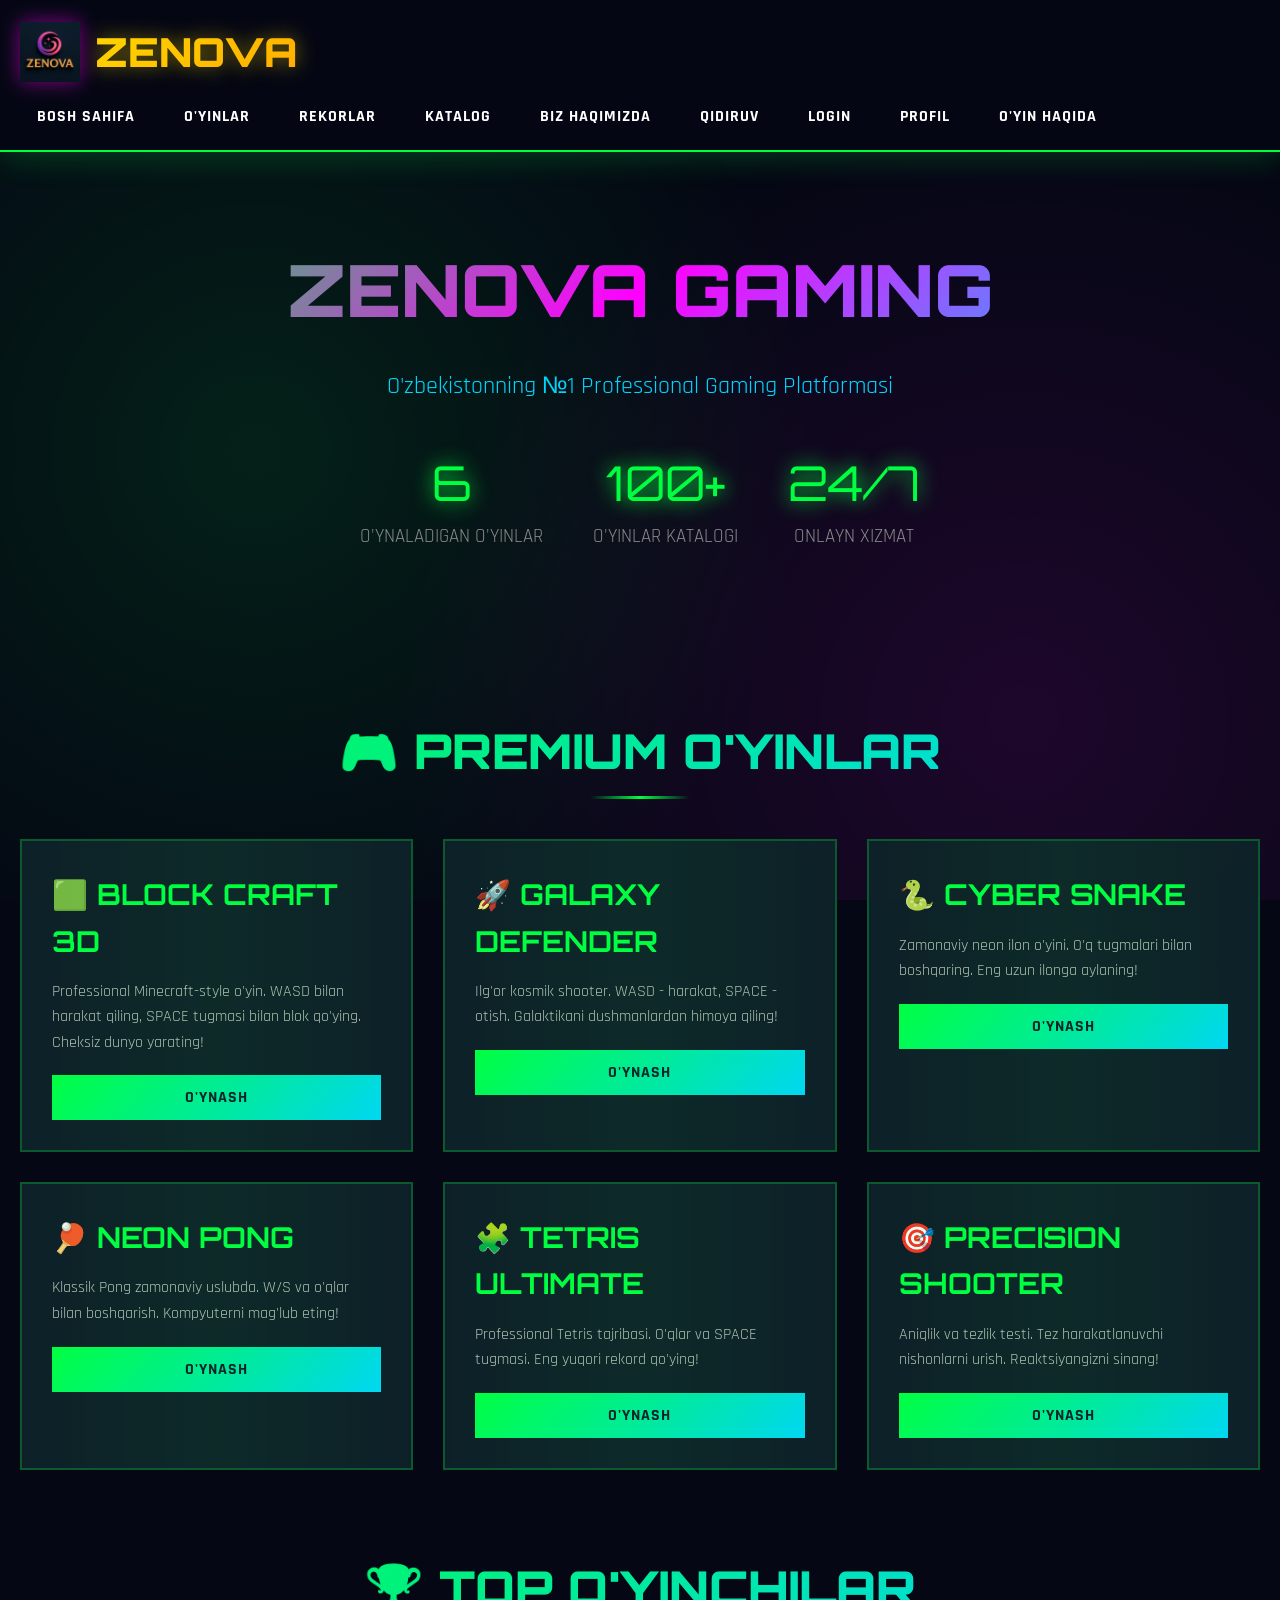
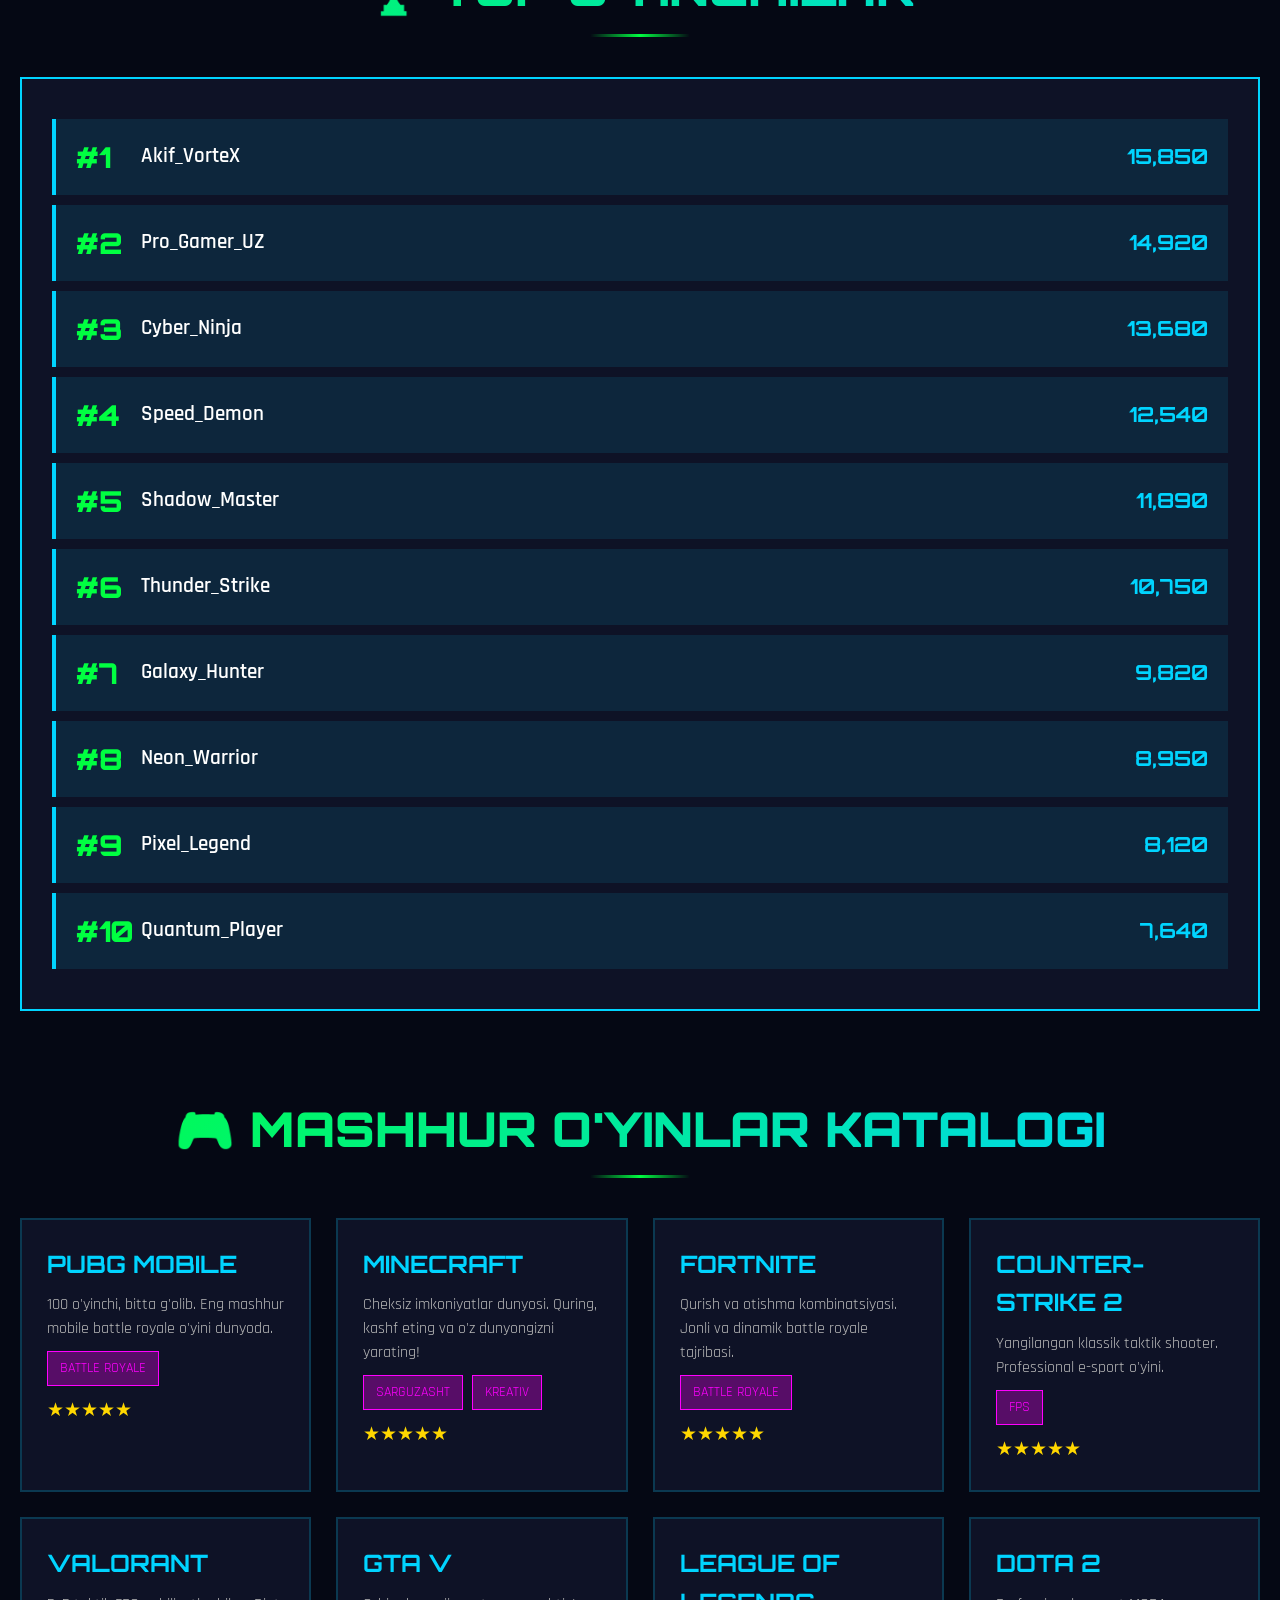
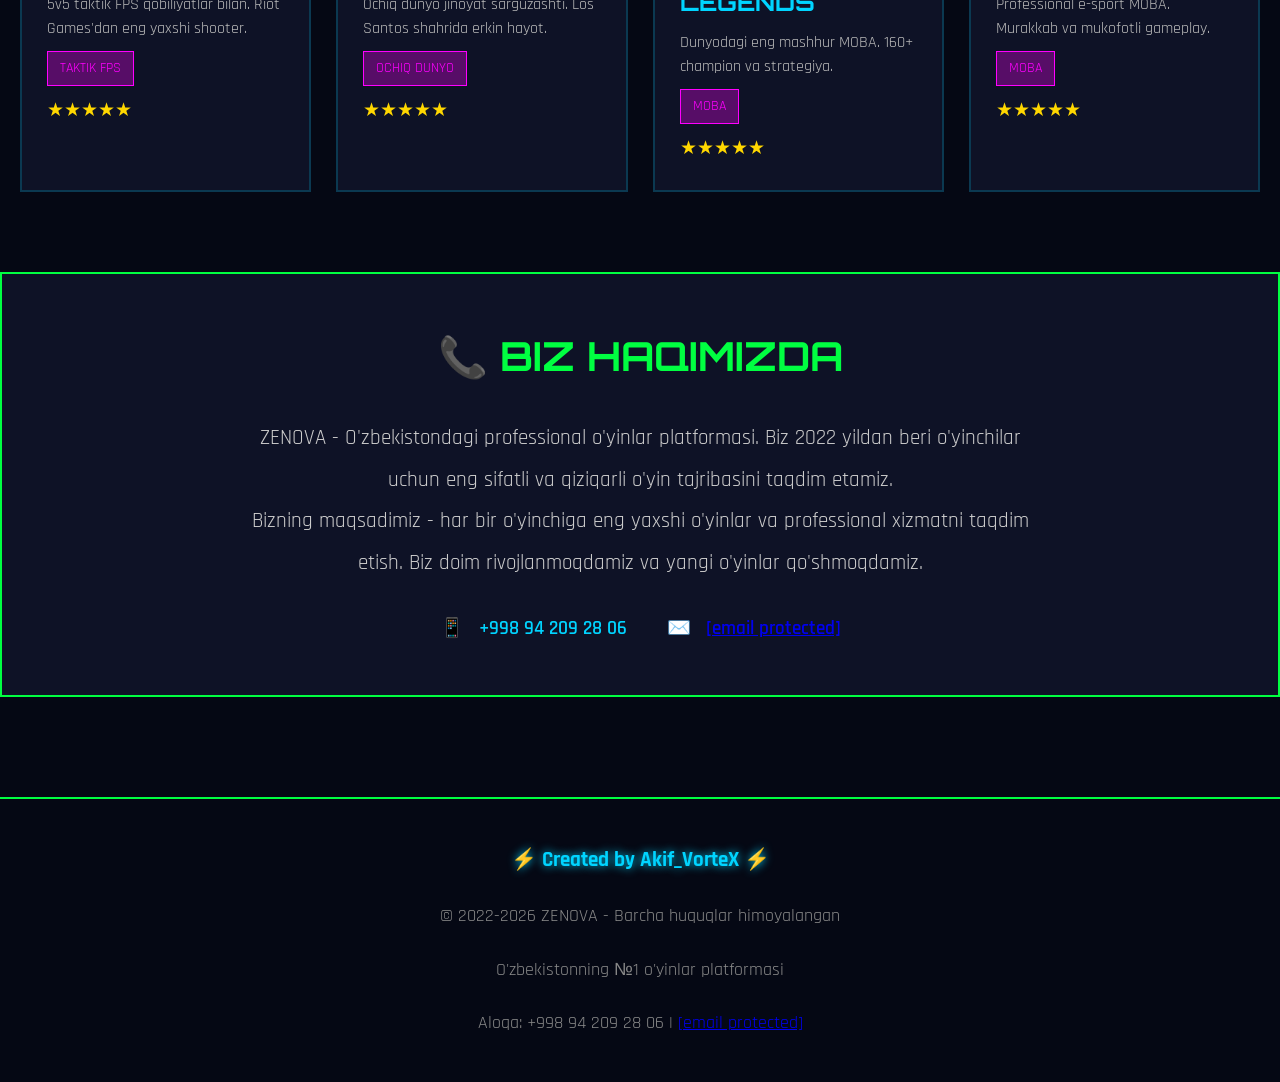
<file: index.html>
<!DOCTYPE html>
<html lang="uz">
<head>
    <meta charset="UTF-8">
    <meta name="viewport" content="width=device-width, initial-scale=1.0">
    <title>ZENOVA - O'zbekistonning №1 Gaming Platformasi</title>
    <link href="https://fonts.googleapis.com/css2?family=Orbitron:wght@400;700;900&family=Rajdhani:wght@300;500;700&display=swap" rel="stylesheet">
    
    <style>
    @media (max-width: 768px) {
   /* MEN BERGAN KODNI ICHIGA QO'Y */
}
    /* 📱 GLOBAL MOBILE FIX */
img, canvas, video {
    max-width: 100%;
    height: auto;
}

/* CONTAINER */
.container {
    width: 100%;
    max-width: 100%;
    padding: 0 12px;
}

/* HERO */
.hero h1 {
    font-size: clamp(2rem, 6vw, 4.5em);
}

.hero p {
    font-size: clamp(1rem, 3vw, 1.5em);
}

/* LOGO */
.logo-img {
    width: 45px;
    height: 45px;
}

.logo-text {
    font-size: clamp(1.5rem, 5vw, 2.5em);
}

/* GRID FIX */
.games-grid {
    grid-template-columns: repeat(auto-fit, minmax(250px, 1fr));
}

.catalog-grid {
    grid-template-columns: repeat(auto-fit, minmax(220px, 1fr));
}

/* GAME CARD */
.game-card {
    padding: 20px;
}

.game-card h3 {
    font-size: 1.4em;
}

/* BUTTON */
.play-button {
    width: 100%;
    padding: 12px;
    font-size: 0.9em;
}

/* STATS */
.stats {
    gap: 20px;
}

.stat-number {
    font-size: clamp(1.8rem, 5vw, 3em);
}

/* LEADERBOARD */
.leaderboard-item {
    flex-wrap: wrap;
    gap: 5px;
}

.leaderboard-name {
    font-size: 1em;
}

.leaderboard-score {
    font-size: 1em;
}

/* ABOUT */
.about-section {
    padding: 25px;
}

.about-content {
    font-size: 1.1em;
}

/* CONTACT */
.contact-info {
    gap: 20px;
}

.contact-item {
    font-size: 1em;
}

/* CANVAS */
canvas {
    width: 100% !important;
    height: auto !important;
}

/* GAME CONTAINER */
.game-wrapper {
    width: 95vw;
}

.game-info {
    font-size: 0.9em;
    padding: 10px;
}

/* WELCOME SCREEN */
.welcome-logo {
    width: 100px;
    height: 100px;
}

.welcome-title {
    font-size: clamp(2rem, 6vw, 4em);
}

.loading-bar {
    width: 200px;
}
        :root {
            --primary: #00ff41;
            --secondary: #ff00ff;
            --accent: #00d4ff;
            --dark: #0a0e27;
            --darker: #050814;
        }
        * { margin: 0; padding: 0; box-sizing: border-box; }
        body {
            font-family: 'Rajdhani', sans-serif;
            background: var(--darker);
            color: #fff;
            overflow-x: hidden;
            line-height: 1.6;
        }
        body::before {
            content: '';
            position: fixed;
            inset: 0;
            background: radial-gradient(circle at 20% 50%, rgba(0, 255, 65, 0.1) 0%, transparent 50%),
                        radial-gradient(circle at 80% 80%, rgba(255, 0, 255, 0.1) 0%, transparent 50%);
            animation: bgPulse 15s ease-in-out infinite;
            z-index: 0;
            pointer-events: none;
        }
        @keyframes bgPulse { 0%, 100% { opacity: 0.3; } 50% { opacity: 0.6; } }
        .container { position: relative; z-index: 1; max-width: 1400px; margin: 0 auto; padding: 0 20px; }
        header {
            position: sticky; top: 0; z-index: 100;
            background: rgba(5, 8, 20, 0.98);
            backdrop-filter: blur(10px);
            border-bottom: 2px solid var(--primary);
            box-shadow: 0 5px 30px rgba(0, 255, 65, 0.2);
        }
        nav { display: flex; justify-content: space-between; align-items: center; padding: 20px 0; flex-wrap: wrap; gap: 20px; }
        .logo-container { display: flex; align-items: center; gap: 15px; }
        .logo-img { 
            width: 60px; 
            height: 60px; 
            object-fit: contain;
            filter: drop-shadow(0 0 10px rgba(255, 0, 255, 0.5));
        }
        .logo-text {
            font-family: 'Orbitron', sans-serif;
            font-size: 2.5em;
            font-weight: 900;
            background: linear-gradient(135deg, #FFD700, #FFA500);
            -webkit-background-clip: text;
            -webkit-text-fill-color: transparent;
            text-shadow: 0 0 20px rgba(255, 215, 0, 0.5);
        }
        nav ul { display: flex; gap: 15px; list-style: none; flex-wrap: wrap; }
        nav a {
            color: #fff;
            text-decoration: none;
            font-weight: 700;
            padding: 10px 15px;
            border: 2px solid transparent;
            transition: all 0.3s;
            text-transform: uppercase;
            letter-spacing: 1px;
        }
        nav a:hover {
            color: var(--primary);
            border-color: var(--primary);
            box-shadow: 0 0 20px var(--primary);
        }
        .hero { padding: 80px 0; text-align: center; }
        .hero h1 {
            font-family: 'Orbitron', sans-serif;
            font-size: 4.5em;
            font-weight: 900;
            margin-bottom: 20px;
            background: linear-gradient(135deg, var(--primary), var(--secondary), var(--accent));
            -webkit-background-clip: text;
            -webkit-text-fill-color: transparent;
            animation: slideDown 1s ease-out;
        }
        @keyframes slideDown {
            from { opacity: 0; transform: translateY(-50px); }
            to { opacity: 1; transform: translateY(0); }
        }
        .hero p { font-size: 1.5em; color: var(--accent); margin-bottom: 40px; }
        .stats { display: flex; justify-content: center; gap: 50px; flex-wrap: wrap; margin-top: 30px; }
        .stat-item { text-align: center; }
        .stat-number {
            font-family: 'Orbitron', sans-serif;
            font-size: 3em;
            color: var(--primary);
            text-shadow: 0 0 20px var(--primary);
        }
        .stat-label { color: #888; font-size: 1.2em; text-transform: uppercase; }
        .section-title {
            font-family: 'Orbitron', sans-serif;
            font-size: 3em;
            font-weight: 900;
            text-align: center;
            margin: 80px 0 50px;
            background: linear-gradient(135deg, var(--primary), var(--accent));
            -webkit-background-clip: text;
            -webkit-text-fill-color: transparent;
            position: relative;
        }
        .section-title::after {
            content: '';
            position: absolute;
            bottom: -10px;
            left: 50%;
            transform: translateX(-50%);
            width: 100px;
            height: 3px;
            background: linear-gradient(90deg, transparent, var(--primary), transparent);
        }
        .games-grid {
            display: grid;
            grid-template-columns: repeat(auto-fit, minmax(320px, 1fr));
            gap: 30px;
            margin-bottom: 80px;
        }
        .game-card {
            background: rgba(15, 20, 40, 0.95);
            border: 2px solid rgba(0, 255, 65, 0.3);
            padding: 30px;
            transition: all 0.4s;
            position: relative;
            overflow: hidden;
        }
        .game-card::before {
            content: '';
            position: absolute;
            top: -50%;
            left: -50%;
            width: 200%;
            height: 200%;
            background: linear-gradient(45deg, transparent, rgba(0, 255, 65, 0.1), transparent);
            transform: rotate(45deg);
            transition: all 0.6s;
        }
        .game-card:hover::before {
            top: 100%;
            left: 100%;
        }
        .game-card:hover {
            transform: translateY(-10px) scale(1.02);
            border-color: var(--primary);
            box-shadow: 0 20px 60px rgba(0, 255, 65, 0.4);
        }
        .game-card h3 {
            font-family: 'Orbitron', sans-serif;
            font-size: 1.8em;
            color: var(--primary);
            margin-bottom: 15px;
        }
        .game-card p { color: #bbb; margin-bottom: 20px; line-height: 1.6; }
        .play-button {
            padding: 12px 30px;
            background: linear-gradient(135deg, var(--primary), var(--accent));
            color: var(--dark);
            border: none;
            cursor: pointer;
            font-weight: 700;
            text-transform: uppercase;
            transition: all 0.3s;
            font-family: 'Rajdhani', sans-serif;
            letter-spacing: 1px;
            font-size: 1em;
        }
        .play-button:hover {
            transform: scale(1.05);
            box-shadow: 0 5px 20px rgba(0, 255, 65, 0.5);
        }
        .catalog-grid {
            display: grid;
            grid-template-columns: repeat(auto-fit, minmax(280px, 1fr));
            gap: 25px;
            margin-bottom: 80px;
        }
        .catalog-item {
            background: rgba(15, 20, 40, 0.95);
            border: 2px solid rgba(0, 212, 255, 0.2);
            padding: 25px;
            transition: all 0.3s;
        }
        .catalog-item:hover {
            border-color: var(--accent);
            transform: translateY(-5px);
            box-shadow: 0 15px 40px rgba(0, 212, 255, 0.3);
        }
        .catalog-item h4 {
            font-family: 'Orbitron', sans-serif;
            font-size: 1.5em;
            color: var(--accent);
            margin-bottom: 10px;
        }
        .catalog-item p { color: #bbb; line-height: 1.5; }
        .catalog-item .tag {
            display: inline-block;
            padding: 5px 12px;
            background: rgba(255, 0, 255, 0.3);
            color: var(--secondary);
            font-size: 0.9em;
            margin-top: 10px;
            border: 1px solid var(--secondary);
            margin-right: 5px;
        }
        .rating { color: #ffd700; font-size: 1.2em; margin-top: 10px; }
        .leaderboard {
            background: rgba(15, 20, 40, 0.95);
            border: 2px solid var(--accent);
            padding: 30px;
            margin-bottom: 80px;
        }
        .leaderboard-item {
            display: flex;
            justify-content: space-between;
            align-items: center;
            padding: 15px 20px;
            margin: 10px 0;
            background: rgba(0, 212, 255, 0.1);
            border-left: 4px solid var(--accent);
            transition: all 0.3s;
        }
        .leaderboard-item:hover {
            background: rgba(0, 212, 255, 0.2);
            transform: translateX(10px);
        }
        .leaderboard-rank {
            font-family: 'Orbitron', sans-serif;
            font-size: 1.8em;
            color: var(--primary);
            font-weight: 900;
            min-width: 60px;
        }
        .leaderboard-name { flex: 1; font-size: 1.3em; font-weight: 600; }
        .leaderboard-score {
            font-family: 'Orbitron', sans-serif;
            color: var(--accent);
            font-weight: 700;
            font-size: 1.3em;
        }
        .about-section {
            background: rgba(15, 20, 40, 0.95);
            border: 2px solid var(--primary);
            padding: 50px;
            margin-bottom: 80px;
            text-align: center;
        }
        .about-section h2 {
            font-family: 'Orbitron', sans-serif;
            font-size: 2.5em;
            color: var(--primary);
            margin-bottom: 30px;
        }
        .about-content {
            font-size: 1.3em;
            line-height: 2;
            color: #ccc;
            max-width: 800px;
            margin: 0 auto 30px;
        }
        .contact-info {
            display: flex;
            justify-content: center;
            gap: 40px;
            flex-wrap: wrap;
            margin-top: 30px;
        }
        .contact-item {
            display: flex;
            align-items: center;
            gap: 15px;
            font-size: 1.2em;
            color: var(--accent);
            font-weight: 600;
        }
        .game-container {
            display: none;
            position: fixed;
            inset: 0;
            background: rgba(0, 0, 0, 0.97);
            z-index: 1000;
            justify-content: center;
            align-items: center;
        }
        .game-container.active { display: flex; }
        .game-wrapper { position: relative; }
        canvas {
            border: 3px solid var(--primary);
            box-shadow: 0 0 50px rgba(0, 255, 65, 0.5);
            display: block;
            background: #000;
        }
        .close-game {
            position: absolute;
            top: -40px;
            right: 0;
            background: var(--primary);
            color: var(--dark);
            border: none;
            padding: 10px 20px;
            font-weight: 700;
            cursor: pointer;
            font-size: 1.1em;
            font-family: 'Rajdhani', sans-serif;
            text-transform: uppercase;
        }
        .close-game:hover {
            background: var(--secondary);
            transform: scale(1.1);
        }
        .game-info {
            position: absolute;
            top: 10px;
            left: 10px;
            background: rgba(0, 0, 0, 0.8);
            padding: 15px 25px;
            border: 2px solid var(--primary);
            font-family: 'Orbitron', sans-serif;
            font-size: 1.2em;
            color: var(--primary);
        }
        footer {
            background: var(--darker);
            border-top: 2px solid var(--primary);
            padding: 40px 0;
            text-align: center;
            margin-top: 100px;
        }
        .footer-content {
            display: flex;
            flex-direction: column;
            gap: 15px;
            align-items: center;
        }
        footer p { color: #888; font-size: 1.1em; margin: 5px 0; }
        .creator {
            font-size: 1.3em;
            color: var(--accent);
            font-weight: 700;
            text-shadow: 0 0 10px var(--accent);
        }
        @media (max-width: 768px) {
            .hero h1 { font-size: 2.5em; }
            .logo-text { font-size: 1.8em; }
            .logo-img { width: 45px; height: 45px; }
            .stat-number { font-size: 2em; }
            nav ul { gap: 10px; }
            .about-section { padding: 30px 20px; }
        }
    @media (max-width: 768px) {
    nav ul {
        display: none !important;
        flex-direction: column;
        width: 100%;
        background: #050814;
    }

    nav ul.active {
        display: flex !important;
    }
}
    </style>
</head>
<body>
    
    <header>
        <div class="container">
            <nav>
                <div class="logo-container">
                    <img src="logo.png" alt="ZENOVA Logo" class="logo-img">
                    <div class="logo-text">ZENOVA</div>
                    <div class="menu-toggle" onclick="toggleMenu()">☰</div>
                </div>
                <ul>
                    <li><a href="#home">Bosh Sahifa</a></li>
                    <li><a href="#games">O'yinlar</a></li>
                    <li><a href="#leaderboard">Rekorlar</a></li>
                    <li><a href="#catalog">Katalog</a></li>
                    <li><a href="#about">Biz Haqimizda</a></li>
                    <li><a href="catalog.html">Qidiruv</a></li>
                    <li><a href="auth.html">login</a></li>
                    <li><a href="profile.html">profil</a></li>
                    <li><a href="games-info.html">o'yin haqida</a></li>
                </ul>
            </nav>
        </div>
    </header>

    <main>
        <section class="hero" id="home">
            <div class="container">
                <h1>ZENOVA GAMING</h1>
                <p>O'zbekistonning №1 Professional Gaming Platformasi</p>
                <div class="stats">
                    <div class="stat-item">
                        <div class="stat-number">6</div>
                        <div class="stat-label">O'ynaladigan O'yinlar</div>
                    </div>
                    <div class="stat-item">
                        <div class="stat-number">100+</div>
                        <div class="stat-label">O'yinlar Katalogi</div>
                    </div>
                    <div class="stat-item">
                        <div class="stat-number">24/7</div>
                        <div class="stat-label">Onlayn Xizmat</div>
                    </div>
                </div>
            </div>
        </section>

        <section id="games">
            <div class="container">
                <h2 class="section-title">🎮 PREMIUM O'YINLAR</h2>
                <div class="games-grid">
                    <div class="game-card">
                        <h3>🟩 BLOCK CRAFT 3D</h3>
                        <p>Professional Minecraft-style o'yin. WASD bilan harakat qiling, SPACE tugmasi bilan blok qo'ying. Cheksiz dunyo yarating!</p>
                        <button class="play-button" onclick="startGame('minecraft')">O'YNASH</button>
                    </div>
                    <div class="game-card">
                        <h3>🚀 GALAXY DEFENDER</h3>
                        <p>Ilg'or kosmik shooter. WASD - harakat, SPACE - otish. Galaktikani dushmanlardan himoya qiling!</p>
                        <button class="play-button" onclick="startGame('shooter')">O'YNASH</button>
                    </div>
                    <div class="game-card">
                        <h3>🐍 CYBER SNAKE</h3>
                        <p>Zamonaviy neon ilon o'yini. O'q tugmalari bilan boshqaring. Eng uzun ilonga aylaning!</p>
                        <button class="play-button" onclick="startGame('snake')">O'YNASH</button>
                    </div>
                    <div class="game-card">
                        <h3>🏓 NEON PONG</h3>
                        <p>Klassik Pong zamonaviy uslubda. W/S va o'qlar bilan boshqarish. Kompyuterni mag'lub eting!</p>
                        <button class="play-button" onclick="startGame('pong')">O'YNASH</button>
                    </div>
                    <div class="game-card">
                        <h3>🧩 TETRIS ULTIMATE</h3>
                        <p>Professional Tetris tajribasi. O'qlar va SPACE tugmasi. Eng yuqori rekord qo'ying!</p>
                        <button class="play-button" onclick="startGame('tetris')">O'YNASH</button>
                    </div>
                    <div class="game-card">
                        <h3>🎯 PRECISION SHOOTER</h3>
                        <p>Aniqlik va tezlik testi. Tez harakatlanuvchi nishonlarni urish. Reaktsiyangizni sinang!</p>
                        <button class="play-button" onclick="startGame('target')">O'YNASH</button>
                    </div>
                </div>
            </div>
        </section>

        <section id="leaderboard">
            <div class="container">
                <h2 class="section-title">🏆 TOP O'YINCHILAR</h2>
                <div class="leaderboard">
                    <div class="leaderboard-item">
                        <span class="leaderboard-rank">#1</span>
                        <span class="leaderboard-name">Akif_VorteX</span>
                        <span class="leaderboard-score">15,850</span>
                    </div>
                    <div class="leaderboard-item">
                        <span class="leaderboard-rank">#2</span>
                        <span class="leaderboard-name">Pro_Gamer_UZ</span>
                        <span class="leaderboard-score">14,920</span>
                    </div>
                    <div class="leaderboard-item">
                        <span class="leaderboard-rank">#3</span>
                        <span class="leaderboard-name">Cyber_Ninja</span>
                        <span class="leaderboard-score">13,680</span>
                    </div>
                    <div class="leaderboard-item">
                        <span class="leaderboard-rank">#4</span>
                        <span class="leaderboard-name">Speed_Demon</span>
                        <span class="leaderboard-score">12,540</span>
                    </div>
                    <div class="leaderboard-item">
                        <span class="leaderboard-rank">#5</span>
                        <span class="leaderboard-name">Shadow_Master</span>
                        <span class="leaderboard-score">11,890</span>
                    </div>
                    <div class="leaderboard-item">
                        <span class="leaderboard-rank">#6</span>
                        <span class="leaderboard-name">Thunder_Strike</span>
                        <span class="leaderboard-score">10,750</span>
                    </div>
                    <div class="leaderboard-item">
                        <span class="leaderboard-rank">#7</span>
                        <span class="leaderboard-name">Galaxy_Hunter</span>
                        <span class="leaderboard-score">9,820</span>
                    </div>
                    <div class="leaderboard-item">
                        <span class="leaderboard-rank">#8</span>
                        <span class="leaderboard-name">Neon_Warrior</span>
                        <span class="leaderboard-score">8,950</span>
                    </div>
                    <div class="leaderboard-item">
                        <span class="leaderboard-rank">#9</span>
                        <span class="leaderboard-name">Pixel_Legend</span>
                        <span class="leaderboard-score">8,120</span>
                    </div>
                    <div class="leaderboard-item">
                        <span class="leaderboard-rank">#10</span>
                        <span class="leaderboard-name">Quantum_Player</span>
                        <span class="leaderboard-score">7,640</span>
                    </div>
                </div>
            </div>
        </section>

        <section id="catalog">
            <div class="container">
                <h2 class="section-title">🎮 MASHHUR O'YINLAR KATALOGI</h2>
                <div class="catalog-grid">
                    <div class="catalog-item">
                        <h4>PUBG MOBILE</h4>
                        <p>100 o'yinchi, bitta g'olib. Eng mashhur mobile battle royale o'yini dunyoda.</p>
                        <span class="tag">BATTLE ROYALE</span>
                        <div class="rating">★★★★★</div>
                    </div>
                    <div class="catalog-item">
                        <h4>MINECRAFT</h4>
                        <p>Cheksiz imkoniyatlar dunyosi. Quring, kashf eting va o'z dunyongizni yarating!</p>
                        <span class="tag">SARGUZASHT</span>
                        <span class="tag">KREATIV</span>
                        <div class="rating">★★★★★</div>
                    </div>
                    <div class="catalog-item">
                        <h4>FORTNITE</h4>
                        <p>Qurish va otishma kombinatsiyasi. Jonli va dinamik battle royale tajribasi.</p>
                        <span class="tag">BATTLE ROYALE</span>
                        <div class="rating">★★★★★</div>
                    </div>
                    <div class="catalog-item">
                        <h4>COUNTER-STRIKE 2</h4>
                        <p>Yangilangan klassik taktik shooter. Professional e-sport o'yini.</p>
                        <span class="tag">FPS</span>
                        <div class="rating">★★★★★</div>
                    </div>
                    <div class="catalog-item">
                        <h4>VALORANT</h4>
                        <p>5v5 taktik FPS qobiliyatlar bilan. Riot Games'dan eng yaxshi shooter.</p>
                        <span class="tag">TAKTIK FPS</span>
                        <div class="rating">★★★★★</div>
                    </div>
                    <div class="catalog-item">
                        <h4>GTA V</h4>
                        <p>Ochiq dunyo jinoyat sarguzashti. Los Santos shahrida erkin hayot.</p>
                        <span class="tag">OCHIQ DUNYO</span>
                        <div class="rating">★★★★★</div>
                    </div>
                    <div class="catalog-item">
                        <h4>LEAGUE OF LEGENDS</h4>
                        <p>Dunyodagi eng mashhur MOBA. 160+ champion va strategiya.</p>
                        <span class="tag">MOBA</span>
                        <div class="rating">★★★★★</div>
                    </div>
                    <div class="catalog-item">
                        <h4>DOTA 2</h4>
                        <p>Professional e-sport MOBA. Murakkab va mukofotli gameplay.</p>
                        <span class="tag">MOBA</span>
                        <div class="rating">★★★★★</div>
                    </div>
                </div>
            </div>
        </section>

        <section id="about" class="about-section">
            <div class="container">
                <h2>📞 BIZ HAQIMIZDA</h2>
                <div class="about-content">
                    <p>ZENOVA - O'zbekistondagi professional o'yinlar platformasi. Biz 2022 yildan beri o'yinchilar uchun eng sifatli va qiziqarli o'yin tajribasini taqdim etamiz.</p>
                    <p>Bizning maqsadimiz - har bir o'yinchiga eng yaxshi o'yinlar va professional xizmatni taqdim etish. Biz doim rivojlanmoqdamiz va yangi o'yinlar qo'shmoqdamiz.</p>
                </div>
                <div class="contact-info">
                    <div class="contact-item">
                        <span>📱</span>
                        <span>+998 94 209 28 06</span>
                    </div>
                    <div class="contact-item">
                        <span>✉️</span>
                        <span><a href="/cdn-cgi/l/email-protection" class="__cf_email__" data-cfemail="d1b8bfb7be91abb4bfbea7b0ffa4ab">[email&#160;protected]</a></span>
                    </div>
                </div>
            </div>
        </section>
    </main>

    <footer>
        <div class="container">
            <div class="footer-content">
                <p class="creator">⚡ Created by Akif_VorteX ⚡</p>
                <p>&copy; 2022-2026 ZENOVA - Barcha huquqlar himoyalangan</p>
                <p>O'zbekistonning №1 o'yinlar platformasi</p>
                <p>Aloqa: +998 94 209 28 06 | <a href="/cdn-cgi/l/email-protection" class="__cf_email__" data-cfemail="31585f575e714b545f5e47501f444b">[email&#160;protected]</a></p>
            </div>
        </div>
    </footer>

    <div class="game-container" id="gameContainer">
        <div class="game-wrapper">
            <button class="close-game" onclick="closeGame()">✕ YOPISH</button>
            <div class="game-info" id="gameInfo"></div>
            <canvas id="gameCanvas"></canvas>
        </div>
    </div>

    <!-- Welcome Overlay -->
    <div class="welcome-overlay" id="welcomeOverlay">
        <div class="welcome-content">
            <img src="logo.png" alt="ZENOVA" class="welcome-logo">
            <h1 class="welcome-title">Welcome to ZENOVA</h1>
            <p class="welcome-subtitle">O'zbekistonning №1 Gaming Platformasi</p>
            <div class="loading-bar">
                <div class="loading-progress"></div>
            </div>
        </div>
    </div>
    <style>
    .menu-toggle {
    display: none;
    font-size: 2em;
    cursor: pointer;
}

@media (max-width: 768px) {
    .menu-toggle {
        display: block;
    }
}
        .welcome-overlay {
            position: fixed;
            top: 0;
            left: 0;
            width: 100%;
            height: 100%;
            background: linear-gradient(135deg, #050814, #0a0e27);
            display: flex;
            justify-content: center;
            align-items: center;
            z-index: 9999;
            animation: fadeOut 0.5s ease-out 2.5s forwards;
        }

        @keyframes fadeOut {
            to {
                opacity: 0;
                visibility: hidden;
            }
        }

        .welcome-content {
            text-align: center;
            animation: scaleIn 0.8s ease-out;
        }

        @keyframes scaleIn {
            from {
                opacity: 0;
                transform: scale(0.5);
            }
            to {
                opacity: 1;
                transform: scale(1);
            }
        }

        .welcome-logo {
            width: 150px;
            height: 150px;
            margin-bottom: 30px;
            animation: float 2s ease-in-out infinite;
            filter: drop-shadow(0 0 30px rgba(255, 0, 255, 0.8));
        }

        @keyframes float {
            0%, 100% { transform: translateY(0); }
            50% { transform: translateY(-15px); }
        }

        .welcome-title {
            font-family: 'Orbitron', sans-serif;
            font-size: 4em;
            font-weight: 900;
            margin-bottom: 15px;
            background: linear-gradient(135deg, #FFD700, #FFA500);
            -webkit-background-clip: text;
            -webkit-text-fill-color: transparent;
            animation: glow 1.5s ease-in-out infinite;
        }

        @keyframes glow {
            0%, 100% { filter: drop-shadow(0 0 10px rgba(255, 215, 0, 0.5)); }
            50% { filter: drop-shadow(0 0 25px rgba(255, 215, 0, 0.9)); }
        }

        .welcome-subtitle {
            font-size: 1.5em;
            color: #00d4ff;
            margin-bottom: 40px;
            text-shadow: 0 0 15px rgba(0, 212, 255, 0.7);
        }

        .loading-bar {
            width: 300px;
            height: 4px;
            background: rgba(255, 255, 255, 0.1);
            margin: 0 auto;
            border-radius: 2px;
            overflow: hidden;
        }

        .loading-progress {
            height: 100%;
            background: linear-gradient(90deg, #00ff41, #00d4ff);
            animation: loading 2.5s ease-out forwards;
            box-shadow: 0 0 15px rgba(0, 255, 65, 0.8);
        }

        @keyframes loading {
            from { width: 0%; }
            to { width: 100%; }
        }
    </style>
<script>
function toggleMenu() {
    document.querySelector("nav ul").classList.toggle("active");
}
</script>
    <script>
        // Welcome overlay'ni 3 sekunddan keyin o'chirish
        setTimeout(function() {
            var overlay = document.getElementById('welcomeOverlay');
            if (overlay) {
                overlay.style.display = 'none';
            }
        }, 3000);
    </script>
    <script>
// O'YIN KODI TO'G'RIDAN-TO'G'RI SHU YERDA
const GameSystem = {
    canvas: null, ctx: null, container: null, info: null,
    loop: null, direction: 'RIGHT', score: 0,
    snake: [], food: {x: 0, y: 0}, box: 20
};

// Sahifa yuklanganda elementlarni bog'lash
window.addEventListener('load', function() {
    GameSystem.canvas = document.getElementById('gameCanvas');
    GameSystem.container = document.getElementById('gameContainer');
    GameSystem.info = document.getElementById('gameInfo');
    if(GameSystem.canvas) GameSystem.ctx = GameSystem.canvas.getContext('2d');
    console.log("O'yin tizimi yuklandi!");
});

function startGame(type) {
    if (!GameSystem.container) {
        alert("Xato: gameContainer topilmadi!");
        return;
    }
    clearInterval(GameSystem.loop);
    GameSystem.container.style.display = 'flex';
    GameSystem.container.classList.add('active');
    GameSystem.direction = 'RIGHT';

    if (type === 'snake') runSnake();
    else if (type === 'pong') runPong();
    else GameSystem.info.innerHTML = "Tez kunda: " + type;
}

function runSnake() {
    GameSystem.score = 0;
    GameSystem.snake = [{x: 10 * GameSystem.box, y: 10 * GameSystem.box}];
    GameSystem.canvas.width = Math.min(window.innerWidth - 40, 400);
    GameSystem.canvas.height = GameSystem.canvas.width;
    spawnFood();
    addControls();
    GameSystem.loop = setInterval(drawSnake, 150);
}

function spawnFood() {
    GameSystem.food = {
        x: Math.floor(Math.random() * (GameSystem.canvas.width / GameSystem.box)) * GameSystem.box,
        y: Math.floor(Math.random() * (GameSystem.canvas.height / GameSystem.box)) * GameSystem.box
    };
}

function drawSnake() {
    const ctx = GameSystem.ctx;
    const box = GameSystem.box;
    ctx.fillStyle = "#050814";
    ctx.fillRect(0, 0, GameSystem.canvas.width, GameSystem.canvas.height);
    GameSystem.snake.forEach((part, index) => {
        ctx.fillStyle = (index === 0) ? "#00ff41" : "#00d4ff";
        ctx.fillRect(part.x, part.y, box-2, box-2);
    });
    ctx.fillStyle = "#ff00ff";
    ctx.fillRect(GameSystem.food.x, GameSystem.food.y, box-2, box-2);

    let headX = GameSystem.snake[0].x;
    let headY = GameSystem.snake[0].y;
    if (GameSystem.direction === "LEFT") headX -= box;
    if (GameSystem.direction === "UP") headY -= box;
    if (GameSystem.direction === "RIGHT") headX += box;
    if (GameSystem.direction === "DOWN") headY += box;

    if (headX < 0 || headX >= GameSystem.canvas.width || headY < 0 || headY >= GameSystem.canvas.height) return gameOver();

    let newHead = {x: headX, y: headY};
    if (headX === GameSystem.food.x && headY === GameSystem.food.y) {
        GameSystem.score += 10;
        GameSystem.info.innerHTML = "BALL: " + GameSystem.score;
        spawnFood();
    } else GameSystem.snake.pop();
    GameSystem.snake.unshift(newHead);
}

function runPong() {
    GameSystem.score = 0;
    let aiScore = 0;
    GameSystem.canvas.width = Math.min(window.innerWidth - 40, 600);
    GameSystem.canvas.height = 300;
    let paddleH = 60, paddleW = 10, playerY = 120, aiY = 120;
    let ball = { x: 300, y: 150, dx: 4, dy: 4 };
    addControls();
    GameSystem.loop = setInterval(() => {
        if (GameSystem.direction === "UP") playerY -= 5;
        if (GameSystem.direction === "DOWN") playerY += 5;
        playerY = Math.max(0, Math.min(GameSystem.canvas.height - paddleH, playerY));
        if (ball.y > aiY + paddleH/2) aiY += 3; else aiY -= 3;
        ball.x += ball.dx; ball.y += ball.dy;
        if (ball.y < 0 || ball.y > GameSystem.canvas.height) ball.dy *= -1;
        if (ball.x < paddleW && ball.y > playerY && ball.y < playerY + paddleH) ball.dx *= -1.1;
        if (ball.x > GameSystem.canvas.width - paddleW && ball.y > aiY && ball.y < aiY + paddleH) ball.dx *= -1.1;
        if (ball.x < 0) { aiScore++; ball.x = 300; ball.y = 150; ball.dx = 4; }
        if (ball.x > GameSystem.canvas.width) { GameSystem.score++; ball.x = 300; ball.y = 150; ball.dx = -4; }
        GameSystem.info.innerHTML = `SIZ: ${GameSystem.score} | AI: ${aiScore}`;
        GameSystem.ctx.fillStyle = "#050814"; GameSystem.ctx.fillRect(0,0,600,400);
        GameSystem.ctx.fillStyle = "#00ff41"; GameSystem.ctx.fillRect(0,playerY,paddleW,paddleH);
        GameSystem.ctx.fillStyle = "#ff00ff"; GameSystem.ctx.fillRect(GameSystem.canvas.width-paddleW,aiY,paddleW,paddleH);
        GameSystem.ctx.fillStyle = "#fff"; GameSystem.ctx.beginPath(); GameSystem.ctx.arc(ball.x,ball.y,6,0,Math.PI*2); GameSystem.ctx.fill();
    }, 1000/60);
}

function gameOver() { clearInterval(GameSystem.loop); alert("Tugadi! Ball: " + GameSystem.score); closeGame(); }
function closeGame() {
    GameSystem.container.style.display = 'none';
    clearInterval(GameSystem.loop);
    if(document.getElementById('mobileControls')) document.getElementById('mobileControls').remove();
}

function addControls() {
    document.onkeydown = (e) => {
        if(e.keyCode == 37 && GameSystem.direction != "RIGHT") GameSystem.direction = "LEFT";
        if(e.keyCode == 38 && GameSystem.direction != "DOWN") GameSystem.direction = "UP";
        if(e.keyCode == 39 && GameSystem.direction != "LEFT") GameSystem.direction = "RIGHT";
        if(e.keyCode == 40 && GameSystem.direction != "UP") GameSystem.direction = "DOWN";
    };
    if(!document.getElementById('mobileControls')) {
        const div = document.createElement('div');
        div.id = 'mobileControls';
        div.style = "position:fixed; bottom:20px; left:50%; transform:translateX(-50%); display:grid; grid-template-columns:repeat(3,65px); gap:10px; z-index:10000;";
        div.innerHTML = `
            <div></div><button onclick="GameSystem.direction='UP'" style="height:65px; background:#00ff4133; border:1px solid #00ff41; color:white; border-radius:10px;">▲</button><div></div>
            <button onclick="GameSystem.direction='LEFT'" style="height:65px; background:#00ff4133; border:1px solid #00ff41; color:white; border-radius:10px;">◀</button>
            <button onclick="GameSystem.direction='DOWN'" style="height:65px; background:#00ff4133; border:1px solid #00ff41; color:white; border-radius:10px;">▼</button>
            <button onclick="GameSystem.direction='RIGHT'" style="height:65px; background:#00ff4133; border:1px solid #00ff41; color:white; border-radius:10px;">▶</button>`;
        document.body.appendChild(div);
    }
}
    // --- SHOOTER O'YINI ---
function runShooter() {
    GameSystem.score = 0;
    // Canvas o'lchamini moslash
    GameSystem.canvas.width = Math.min(window.innerWidth - 40, 500);
    GameSystem.canvas.height = 500;

    let player = { x: GameSystem.canvas.width / 2 - 15, y: 440, w: 30, h: 30 };
    let bullets = [];
    let enemies = [];
    
    // Dushmanlarni chiqarish taymeri
    let enemyInterval = setInterval(() => {
        enemies.push({
            x: Math.random() * (GameSystem.canvas.width - 30),
            y: -30,
            w: 30,
            h: 30,
            speed: 2 + Math.random() * 2
        });
    }, 1000);

    // O'q otish mantiqi
    const fire = () => {
        bullets.push({ x: player.x + 13, y: player.y, w: 4, h: 10 });
    };

    // Mobil uchun otish tugmasi
    if(!document.getElementById('fireBtn')) {
        const fBtn = document.createElement('button');
        fBtn.id = 'fireBtn';
        fBtn.innerHTML = "O'T OCHISH";
        fBtn.style = "position:fixed; bottom:120px; right:20px; width:80px; height:80px; background:red; color:white; border-radius:50%; border:2px solid white; z-index:10001; font-weight:bold; font-size:10px;";
        fBtn.onclick = fire;
        document.body.appendChild(fBtn);
    }

    addControls();

    GameSystem.loop = setInterval(() => {
        const ctx = GameSystem.ctx;
        
        // Harakat (Chap/O'ng)
        if (GameSystem.direction === "LEFT") player.x -= 6;
        if (GameSystem.direction === "RIGHT") player.x += 6;
        player.x = Math.max(0, Math.min(GameSystem.canvas.width - player.w, player.x));

        // O'qlarni harakatlantirish
        bullets.forEach((b, i) => {
            b.y -= 8;
            if (b.y < 0) bullets.splice(i, 1);
        });

        // Dushmanlar harakati va to'qnashuv
        enemies.forEach((e, ei) => {
            e.y += e.speed;
            
            // Mag'lubiyat: Dushman yerga tegsa yoki kemaga urilsa
            if (e.y > 500 || (e.x < player.x + 30 && e.x + 30 > player.x && e.y < player.y + 30 && e.y + 30 > player.y)) {
                clearInterval(enemyInterval);
                gameOver();
            }

            // Dushman o'qqa uchrasa
            bullets.forEach((b, bi) => {
                if (b.x < e.x + 30 && b.x + 4 > e.x && b.y < e.y + 30 && b.y + 10 > e.y) {
                    enemies.splice(ei, 1);
                    bullets.splice(bi, 1);
                    GameSystem.score += 20;
                    GameSystem.info.innerHTML = "BALL: " + GameSystem.score;
                }
            });
        });

        // Chizish qismi
        ctx.fillStyle = "#050814";
        ctx.fillRect(0, 0, GameSystem.canvas.width, GameSystem.canvas.height);

        ctx.fillStyle = "#00ff41"; // Kema (Yashil)
        ctx.fillRect(player.x, player.y, 30, 30);

        ctx.fillStyle = "#ffff00"; // O'qlar (Sariq)
        bullets.forEach(b => ctx.fillRect(b.x, b.y, 4, 10));

        ctx.fillStyle = "#ff0000"; // Dushmanlar (Qizil)
        enemies.forEach(e => ctx.fillRect(e.x, e.y, 30, 30));
        
    }, 1000 / 60);
}
if(document.getElementById('fireBtn')) document.getElementById('fireBtn').remove();
function startGame(type) {
    if (!GameSystem.container) return;
    
    clearInterval(GameSystem.loop);
    // Eskirgan otish tugmasi bo'lsa o'chirish
    if(document.getElementById('fireBtn')) document.getElementById('fireBtn').remove();
    
    GameSystem.container.style.display = 'flex';
    GameSystem.container.classList.add('active');

    if (type === 'snake') {
        runSnake();
    } else if (type === 'pong') {
        runPong();
    } else if (type === 'shooter' || type === 'target') {
        runShooter();
    } else {
        GameSystem.info.innerHTML = "Tez kunda: " + type;
    }
}

</script>


    <script src="game-core.js"></script>
</body>
</html>
</file>
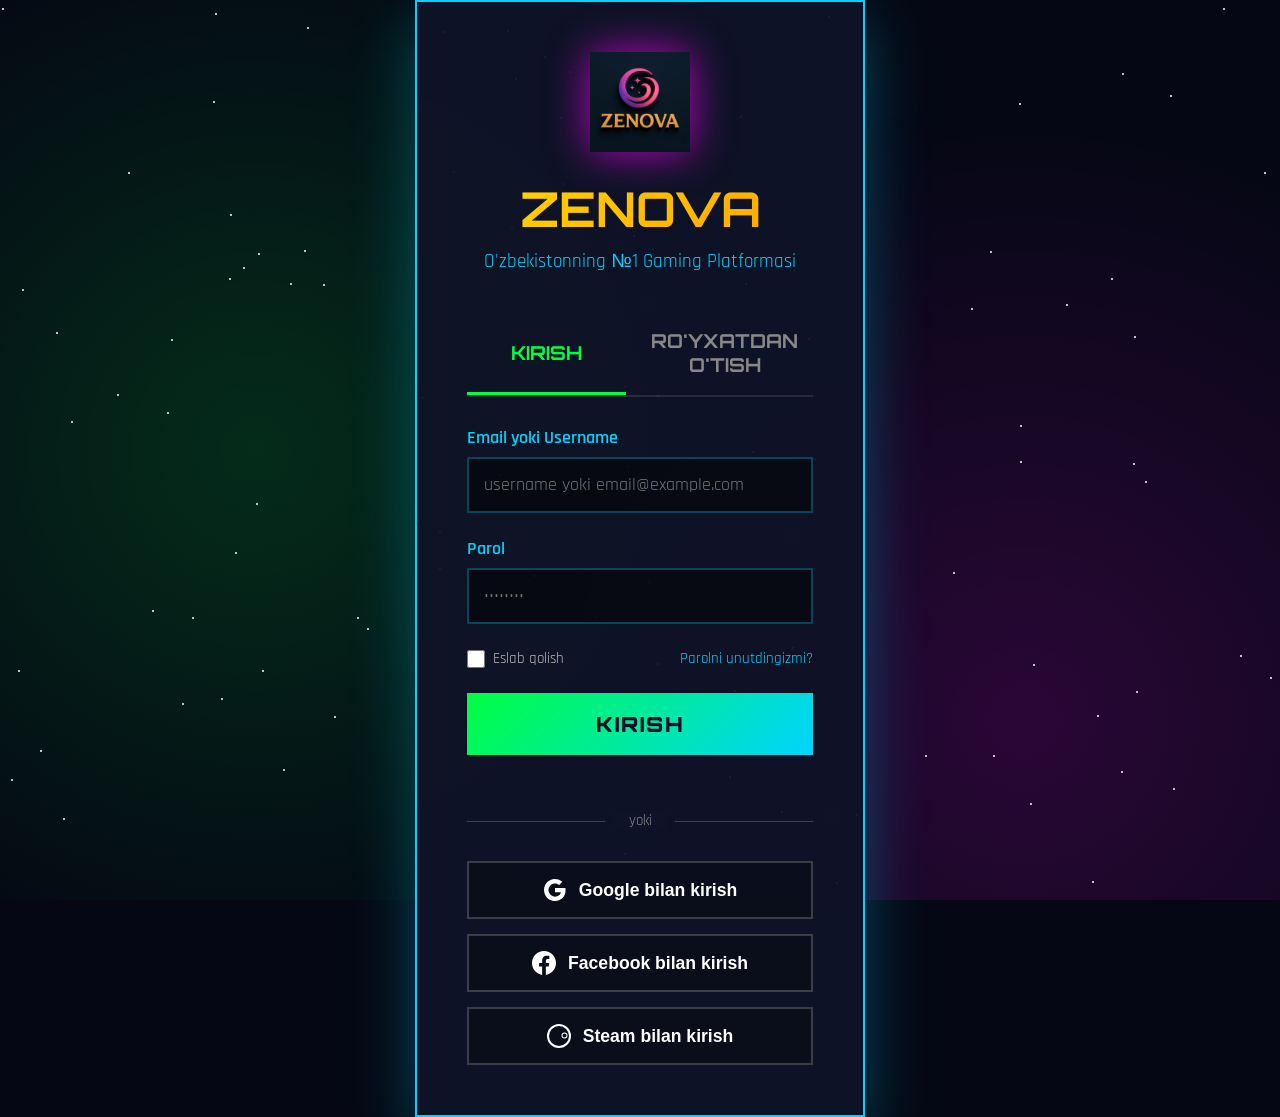
<file: auth.html>
<!DOCTYPE html>
<html lang="uz">
<head>
    <meta charset="UTF-8">
    <meta name="viewport" content="width=device-width, initial-scale=1.0">
    <title>Kirish - ZENOVA</title>
    <link rel="icon" type="image/png" href="img/preview.webp">
    <link href="https://fonts.googleapis.com/css2?family=Orbitron:wght@400;700;900&family=Rajdhani:wght@300;500;700&display=swap" rel="stylesheet">
    <link rel="stylesheet" href="index.html">
    <style>
        :root {
            --primary: #00ff41;
            --secondary: #ff00ff;
            --accent: #00d4ff;
            --dark: #0a0e27;
            --darker: #050814;
        }
        * { margin: 0; padding: 0; box-sizing: border-box; }
        
        body {
            font-family: 'Rajdhani', sans-serif;
            background: var(--darker);
            color: #fff;
            min-height: 100vh;
            display: flex;
            justify-content: center;
            align-items: center;
            position: relative;
            overflow-x: hidden;
        }

        body::before {
            content: '';
            position: fixed;
            inset: 0;
            background: radial-gradient(circle at 20% 50%, rgba(0, 255, 65, 0.15) 0%, transparent 50%),
                        radial-gradient(circle at 80% 80%, rgba(255, 0, 255, 0.15) 0%, transparent 50%);
            animation: bgPulse 15s ease-in-out infinite;
            z-index: 0;
        }

        @keyframes bgPulse { 0%, 100% { opacity: 0.3; } 50% { opacity: 0.8; } }

        /* Animated Stars */
        .stars {
            position: fixed;
            top: 0;
            left: 0;
            width: 100%;
            height: 100%;
            z-index: 1;
        }

        .star {
            position: absolute;
            width: 2px;
            height: 2px;
            background: #fff;
            border-radius: 50%;
            animation: twinkle 3s infinite;
        }

        @keyframes twinkle {
            0%, 100% { opacity: 0.2; }
            50% { opacity: 1; }
        }

        .auth-container {
            position: relative;
            z-index: 10;
            background: rgba(15, 20, 40, 0.95);
            border: 2px solid var(--accent);
            padding: 50px;
            max-width: 450px;
            width: 90%;
            box-shadow: 0 20px 60px rgba(0, 212, 255, 0.3);
        }

        .logo-section {
            text-align: center;
            margin-bottom: 40px;
        }

        .logo-section img {
            width: 100px;
            height: 100px;
            margin-bottom: 20px;
            filter: drop-shadow(0 0 20px rgba(255, 0, 255, 0.7));
            animation: float 3s ease-in-out infinite;
        }

        @keyframes float {
            0%, 100% { transform: translateY(0); }
            50% { transform: translateY(-10px); }
        }

        .logo-section h1 {
            font-family: 'Orbitron', sans-serif;
            font-size: 3em;
            background: linear-gradient(135deg, #FFD700, #FFA500);
            -webkit-background-clip: text;
            -webkit-text-fill-color: transparent;
            margin-bottom: 10px;
        }

        .logo-section p {
            color: var(--accent);
            font-size: 1.2em;
        }

        .tabs {
            display: flex;
            gap: 10px;
            margin-bottom: 30px;
            border-bottom: 2px solid rgba(255, 255, 255, 0.1);
        }

        .tab {
            flex: 1;
            padding: 15px;
            background: transparent;
            border: none;
            color: #888;
            font-size: 1.2em;
            font-weight: 700;
            cursor: pointer;
            transition: all 0.3s;
            font-family: 'Orbitron', sans-serif;
            border-bottom: 3px solid transparent;
        }

        .tab.active {
            color: var(--primary);
            border-bottom-color: var(--primary);
        }

        .form-section {
            display: none;
        }

        .form-section.active {
            display: block;
            animation: fadeIn 0.5s;
        }

        @keyframes fadeIn {
            from { opacity: 0; transform: translateY(10px); }
            to { opacity: 1; transform: translateY(0); }
        }

        .input-group {
            margin-bottom: 25px;
        }

        .input-group label {
            display: block;
            margin-bottom: 8px;
            color: var(--accent);
            font-weight: 600;
            font-size: 1.1em;
        }

        .input-group input {
            width: 100%;
            padding: 15px;
            background: rgba(0, 0, 0, 0.5);
            border: 2px solid rgba(0, 212, 255, 0.3);
            color: #fff;
            font-size: 1.1em;
            font-family: 'Rajdhani', sans-serif;
            transition: all 0.3s;
            outline: none;
        }

        .input-group input:focus {
            border-color: var(--primary);
            box-shadow: 0 0 15px rgba(0, 255, 65, 0.3);
        }

        .remember-forgot {
            display: flex;
            justify-content: space-between;
            align-items: center;
            margin-bottom: 25px;
            font-size: 0.95em;
        }

        .remember-forgot label {
            display: flex;
            align-items: center;
            gap: 8px;
            cursor: pointer;
            color: #bbb;
        }

        .remember-forgot input[type="checkbox"] {
            width: 18px;
            height: 18px;
            cursor: pointer;
        }

        .remember-forgot a {
            color: var(--accent);
            text-decoration: none;
            transition: all 0.3s;
        }

        .remember-forgot a:hover {
            color: var(--primary);
        }

        .btn-primary {
            width: 100%;
            padding: 18px;
            background: linear-gradient(135deg, var(--primary), var(--accent));
            border: none;
            color: var(--dark);
            font-size: 1.3em;
            font-weight: 900;
            font-family: 'Orbitron', sans-serif;
            cursor: pointer;
            transition: all 0.3s;
            text-transform: uppercase;
            letter-spacing: 2px;
            margin-bottom: 25px;
        }

        .btn-primary:hover {
            transform: scale(1.02);
            box-shadow: 0 5px 25px rgba(0, 255, 65, 0.5);
        }

        .divider {
            text-align: center;
            margin: 30px 0;
            position: relative;
        }

        .divider::before,
        .divider::after {
            content: '';
            position: absolute;
            top: 50%;
            width: 40%;
            height: 1px;
            background: rgba(255, 255, 255, 0.2);
        }

        .divider::before { left: 0; }
        .divider::after { right: 0; }

        .divider span {
            background: rgba(15, 20, 40, 0.95);
            padding: 0 15px;
            color: #888;
            font-size: 0.95em;
        }

        .social-login {
            display: flex;
            flex-direction: column;
            gap: 15px;
        }

        .social-btn {
            display: flex;
            align-items: center;
            justify-content: center;
            gap: 12px;
            padding: 15px;
            border: 2px solid rgba(255, 255, 255, 0.2);
            background: rgba(0, 0, 0, 0.3);
            color: #fff;
            font-size: 1.1em;
            font-weight: 700;
            cursor: pointer;
            transition: all 0.3s;
            text-decoration: none;
        }

        .social-btn:hover {
            border-color: var(--accent);
            background: rgba(0, 212, 255, 0.1);
            transform: translateY(-2px);
        }

        .social-btn img {
            width: 24px;
            height: 24px;
        }

        .back-home {
            text-align: center;
            margin-top: 25px;
        }

        .back-home a {
            color: var(--accent);
            text-decoration: none;
            font-size: 1.1em;
            transition: all 0.3s;
        }

        .back-home a:hover {
            color: var(--primary);
        }

        .error-message {
            background: rgba(255, 0, 0, 0.2);
            border: 2px solid #ff0000;
            padding: 12px;
            margin-bottom: 20px;
            color: #ff6666;
            display: none;
        }

        .success-message {
            background: rgba(0, 255, 65, 0.2);
            border: 2px solid var(--primary);
            padding: 12px;
            margin-bottom: 20px;
            color: var(--primary);
            display: none;
        }

        @media (max-width: 768px) {
            .auth-container {
                padding: 30px 20px;
            }
            .logo-section h1 {
                font-size: 2em;
            }
        }
    </style>
</head>
<body>
    <div class="stars" id="stars"></div>

    <div class="auth-container">
        <div class="logo-section">
            <img src="logo.png" alt="ZENOVA">
            <h1>ZENOVA</h1>
            <p>O'zbekistonning №1 Gaming Platformasi</p>
        </div>

        <div class="tabs">
            <button class="tab active" onclick="switchTab('login')">KIRISH</button>
            <button class="tab" onclick="switchTab('register')">RO'YXATDAN O'TISH</button>
        </div>

        <div id="errorMessage" class="error-message"></div>
        <div id="successMessage" class="success-message"></div>

        <!-- LOGIN FORM -->
        <div id="loginForm" class="form-section active">
            <form onsubmit="handleLogin(event)">
                <div class="input-group">
                    <label>Email yoki Username</label>
                    <input type="text" id="loginUsername" required placeholder="username yoki email@example.com">
                </div>

                <div class="input-group">
                    <label>Parol</label>
                    <input type="password" id="loginPassword" required placeholder="••••••••">
                </div>

                <div class="remember-forgot">
                    <label>
                        <input type="checkbox" id="rememberMe">
                        <span>Eslab qolish</span>
                    </label>
                    <a href="#" onclick="alert('Parolni tiklash xizmati tez orada!'); return false;">Parolni unutdingizmi?</a>
                </div>

                <button type="submit" class="btn-primary">KIRISH</button>
            </form>

            <div class="divider">
                <span>yoki</span>
            </div>

            <div class="social-login">
                <button class="social-btn" onclick="socialLogin('google')">
                    <svg width="24" height="24" viewBox="0 0 24 24"><path fill="#fff" d="M22.56 12.25c0-.78-.07-1.53-.2-2.25H12v4.26h5.92c-.26 1.37-1.04 2.53-2.21 3.31v2.77h3.57c2.08-1.92 3.28-4.74 3.28-8.09z"/><path fill="#fff" d="M12 23c2.97 0 5.46-.98 7.28-2.66l-3.57-2.77c-.98.66-2.23 1.06-3.71 1.06-2.86 0-5.29-1.93-6.16-4.53H2.18v2.84C3.99 20.53 7.7 23 12 23z"/><path fill="#fff" d="M5.84 14.09c-.22-.66-.35-1.36-.35-2.09s.13-1.43.35-2.09V7.07H2.18C1.43 8.55 1 10.22 1 12s.43 3.45 1.18 4.93l2.85-2.22.81-.62z"/><path fill="#fff" d="M12 5.38c1.62 0 3.06.56 4.21 1.64l3.15-3.15C17.45 2.09 14.97 1 12 1 7.7 1 3.99 3.47 2.18 7.07l3.66 2.84c.87-2.6 3.3-4.53 6.16-4.53z"/></svg>
                    Google bilan kirish
                </button>

                <button class="social-btn" onclick="socialLogin('facebook')">
                    <svg width="24" height="24" viewBox="0 0 24 24"><path fill="#fff" d="M24 12.073c0-6.627-5.373-12-12-12s-12 5.373-12 12c0 5.99 4.388 10.954 10.125 11.854v-8.385H7.078v-3.47h3.047V9.43c0-3.007 1.792-4.669 4.533-4.669 1.312 0 2.686.235 2.686.235v2.953H15.83c-1.491 0-1.956.925-1.956 1.874v2.25h3.328l-.532 3.47h-2.796v8.385C19.612 23.027 24 18.062 24 12.073z"/></svg>
                    Facebook bilan kirish
                </button>

                <button class="social-btn" onclick="socialLogin('steam')">
                    <svg width="24" height="24" viewBox="0 0 24 24"><path fill="#fff" d="M12 2a10 10 0 0 1 10 10 10 10 0 0 1-10 10A10 10 0 0 1 2 12 10 10 0 0 1 12 2m0-2a12 12 0 0 0-12 12 12 12 0 0 0 12 12 12 12 0 0 0 12-12A12 12 0 0 0 12 0zm5.5 8.5a3 3 0 0 1 3 3 3 3 0 0 1-3 3 3 3 0 0 1-3-3 3 3 0 0 1 3-3m0 1a2 2 0 0 0-2 2 2 2 0 0 0 2 2 2 2 0 0 0 2-2 2 2 0 0 0-2-2z"/></svg>
                    Steam bilan kirish
                </button>
            </div>
        </div>

        <!-- REGISTER FORM -->
        <div id="registerForm" class="form-section">
            <form onsubmit="handleRegister(event)">
                <div class="input-group">
                    <label>Username</label>
                    <input type="text" id="regUsername" required placeholder="username" minlength="3">
                </div>

                <div class="input-group">
                    <label>Email</label>
                    <input type="email" id="regEmail" required placeholder="email@example.com">
                </div>

                <div class="input-group">
                    <label>Parol</label>
                    <input type="password" id="regPassword" required placeholder="••••••••" minlength="6">
                </div>

                <div class="input-group">
                    <label>Parolni tasdiqlang</label>
                    <input type="password" id="regConfirmPassword" required placeholder="••••••••" minlength="6">
                </div>

                <div class="remember-forgot">
                    <label>
                        <input type="checkbox" required>
                        <span>Men <a href="#" style="color: var(--accent);">Shartlar</a>ni qabul qilaman</span>
                    </label>
                </div>

                <button type="submit" class="btn-primary">RO'YXATDAN O'TISH</button>
            </form>

            <div class="divider">
                <span>yoki</span>
            </div>

            <div class="social-login">
                <button class="social-btn" onclick="socialLogin('google')">
                    <svg width="24" height="24" viewBox="0 0 24 24"><path fill="#fff" d="M22.56 12.25c0-.78-.07-1.53-.2-2.25H12v4.26h5.92c-.26 1.37-1.04 2.53-2.21 3.31v2.77h3.57c2.08-1.92 3.28-4.74 3.28-8.09z"/><path fill="#fff" d="M12 23c2.97 0 5.46-.98 7.28-2.66l-3.57-2.77c-.98.66-2.23 1.06-3.71 1.06-2.86 0-5.29-1.93-6.16-4.53H2.18v2.84C3.99 20.53 7.7 23 12 23z"/><path fill="#fff" d="M5.84 14.09c-.22-.66-.35-1.36-.35-2.09s.13-1.43.35-2.09V7.07H2.18C1.43 8.55 1 10.22 1 12s.43 3.45 1.18 4.93l2.85-2.22.81-.62z"/><path fill="#fff" d="M12 5.38c1.62 0 3.06.56 4.21 1.64l3.15-3.15C17.45 2.09 14.97 1 12 1 7.7 1 3.99 3.47 2.18 7.07l3.66 2.84c.87-2.6 3.3-4.53 6.16-4.53z"/></svg>
                    Google bilan ro'yxatdan o'tish
                </button>

                <button class="social-btn" onclick="socialLogin('facebook')">
                    <svg width="24" height="24" viewBox="0 0 24 24"><path fill="#fff" d="M24 12.073c0-6.627-5.373-12-12-12s-12 5.373-12 12c0 5.99 4.388 10.954 10.125 11.854v-8.385H7.078v-3.47h3.047V9.43c0-3.007 1.792-4.669 4.533-4.669 1.312 0 2.686.235 2.686.235v2.953H15.83c-1.491 0-1.956.925-1.956 1.874v2.25h3.328l-.532 3.47h-2.796v8.385C19.612 23.027 24 18.062 24 12.073z"/></svg>
                    Facebook bilan ro'yxatdan o'tish
                </button>

                <button class="social-btn" onclick="socialLogin('steam')">
                    <svg width="24" height="24" viewBox="0 0 24 24"><path fill="#fff" d="M12 2a10 10 0 0 1 10 10 10 10 0 0 1-10 10A10 10 0 0 1 2 12 10 10 0 0 1 12 2m0-2a12 12 0 0 0-12 12 12 12 0 0 0 12 12 12 12 0 0 0 12-12A12 12 0 0 0 12 0zm5.5 8.5a3 3 0 0 1 3 3 3 3 0 0 1-3 3 3 3 0 0 1-3-3 3 3 0 0 1 3-3m0 1a2 2 0 0 0-2 2 2 2 0 0 0 2 2 2 2 0 0 0 2-2 2 2 0 0 0-2-2z"/></svg>
                    Steam bilan ro'yxatdan o'tish
                </button>
            </div>
        </div>

    <script>
        // Create stars
        function createStars() {
            const starsContainer = document.getElementById('stars');
            for (let i = 0; i < 100; i++) {
                const star = document.createElement('div');
                star.className = 'star';
                star.style.left = Math.random() * 100 + '%';
                star.style.top = Math.random() * 100 + '%';
                star.style.animationDelay = Math.random() * 3 + 's';
                starsContainer.appendChild(star);
            }
        }
        createStars();

        // Switch tabs
        function switchTab(tab) {
            const tabs = document.querySelectorAll('.tab');
            const forms = document.querySelectorAll('.form-section');
            
            tabs.forEach(t => t.classList.remove('active'));
            forms.forEach(f => f.classList.remove('active'));
            
            if (tab === 'login') {
                tabs[0].classList.add('active');
                document.getElementById('loginForm').classList.add('active');
            } else {
                tabs[1].classList.add('active');
                document.getElementById('registerForm').classList.add('active');
            }
            
            hideMessages();
        }

        // Show error message
        function showError(message) {
            const errorDiv = document.getElementById('errorMessage');
            errorDiv.textContent = message;
            errorDiv.style.display = 'block';
            setTimeout(() => errorDiv.style.display = 'none', 5000);
        }

        // Show success message
        function showSuccess(message) {
            const successDiv = document.getElementById('successMessage');
            successDiv.textContent = message;
            successDiv.style.display = 'block';
            setTimeout(() => successDiv.style.display = 'none', 3000);
        }

        // Hide messages
        function hideMessages() {
            document.getElementById('errorMessage').style.display = 'none';
            document.getElementById('successMessage').style.display = 'none';
        }

        // Handle Login
        function handleLogin(e) {
            e.preventDefault();
            
            const username = document.getElementById('loginUsername').value;
            const password = document.getElementById('loginPassword').value;
            const remember = document.getElementById('rememberMe').checked;
            
            // Demo - haqiqiy backendga ulanish kerak
            if (username && password) {
                const userData = {
                    username: username,
                    loginTime: new Date().toISOString(),
                    remember: remember
                };
                
                localStorage.setItem('zenovaUser', JSON.stringify(userData));
                localStorage.setItem('zenovaLoggedIn', 'true');
                
                showSuccess('Muvaffaqiyatli kirdingiz! Yo\'naltirilmoqda...');
                
                setTimeout(() => {
                    window.location.href = 'index.html';
                }, 1500);
            } else {
                showError('Iltimos, barcha maydonlarni to\'ldiring!');
            }
        }

        // Handle Register
        function handleRegister(e) {
            e.preventDefault();
            
            const username = document.getElementById('regUsername').value;
            const email = document.getElementById('regEmail').value;
            const password = document.getElementById('regPassword').value;
            const confirmPassword = document.getElementById('regConfirmPassword').value;
            
            // Validation
            if (username.length < 3) {
                showError('Username kamida 3 ta belgidan iborat bo\'lishi kerak!');
                return;
            }
            
            if (password.length < 6) {
                showError('Parol kamida 6 ta belgidan iborat bo\'lishi kerak!');
                return;
            }
            
            if (password !== confirmPassword) {
                showError('Parollar mos kelmayapti!');
                return;
            }
            
            // Demo - haqiqiy backendga ulanish kerak
            const userData = {
                username: username,
                email: email,
                registerTime: new Date().toISOString(),
                score: 0
            };
            
            localStorage.setItem('zenovaUser', JSON.stringify(userData));
            localStorage.setItem('zenovaLoggedIn', 'true');
            
            showSuccess('Ro\'yxatdan o\'tdingiz! Yo\'naltirilmoqda...');
            
            setTimeout(() => {
                window.location.href = 'index.html';
            }, 1500);
        }

        // Social Login
        function socialLogin(provider) {
            showSuccess(provider.charAt(0).toUpperCase() + provider.slice(1) + ' bilan kirish tez orada!');

        }
    </script>
</body>
</html>
</file>
